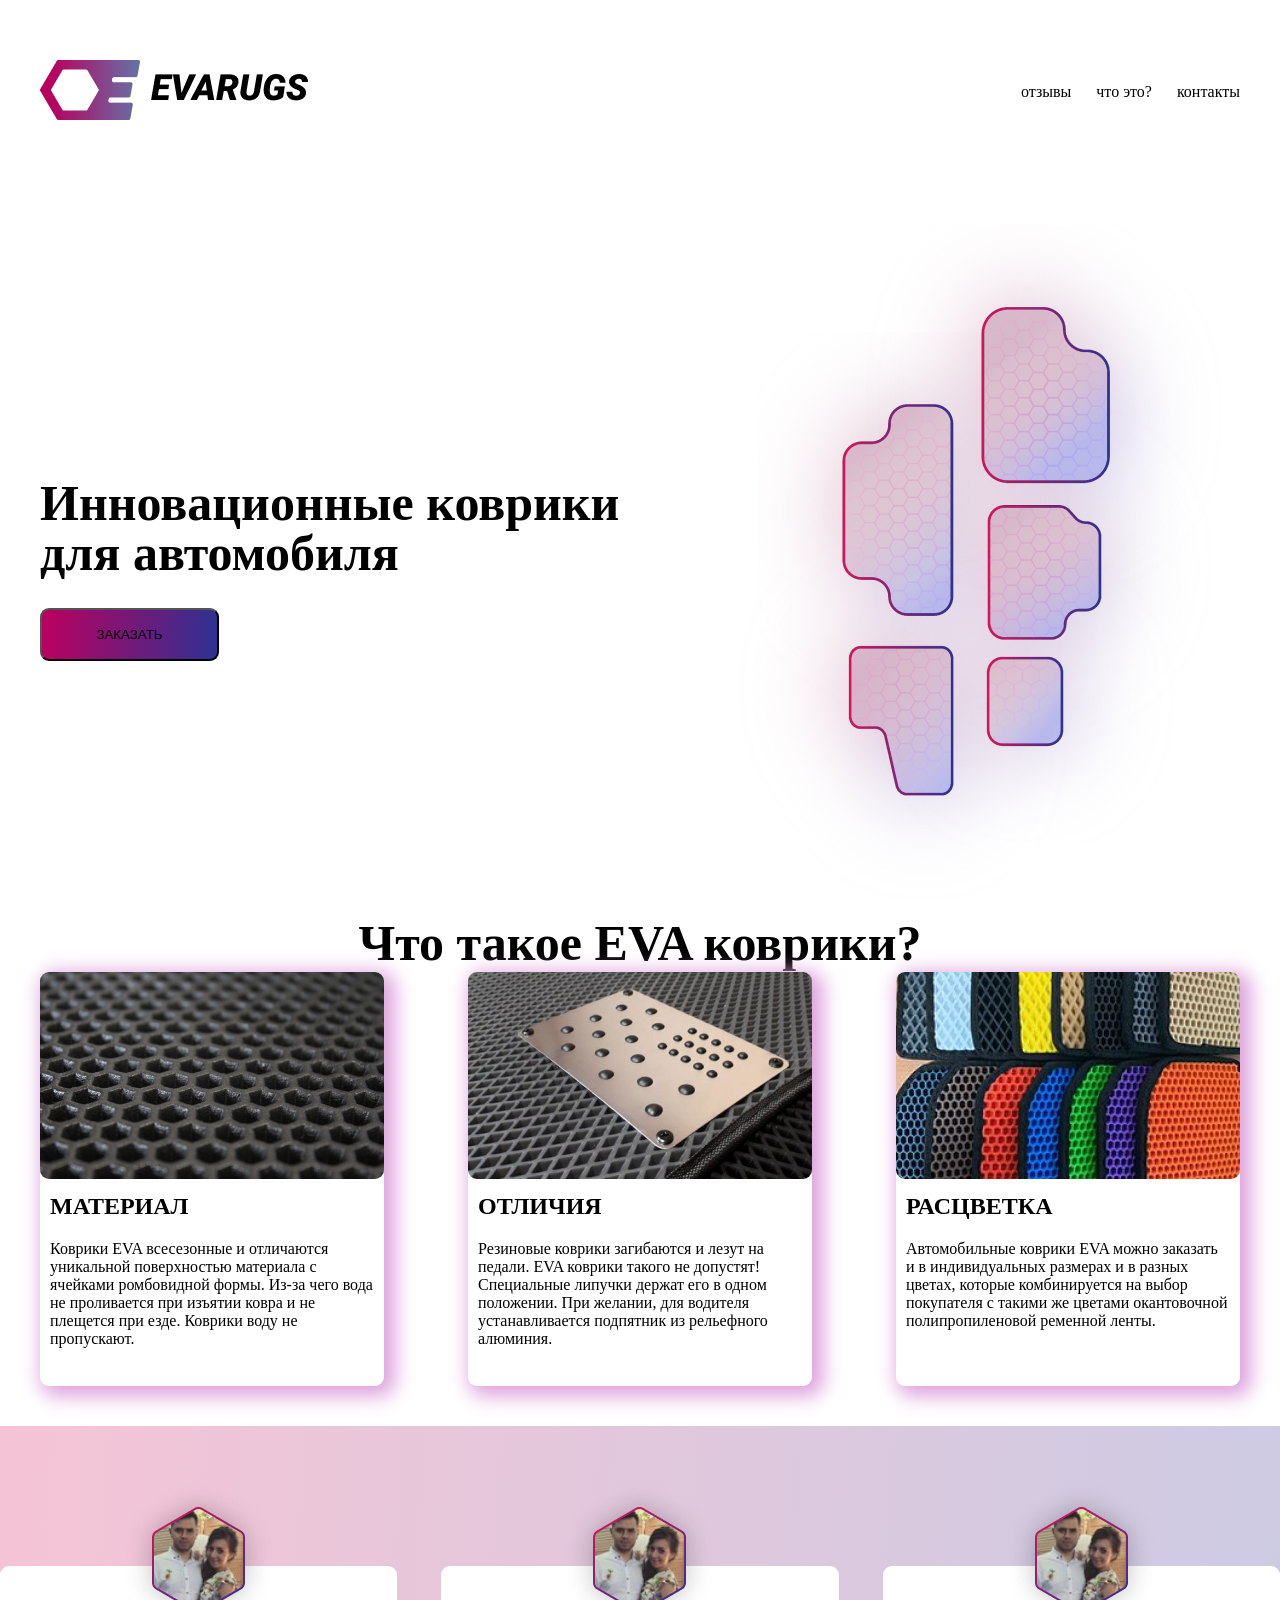
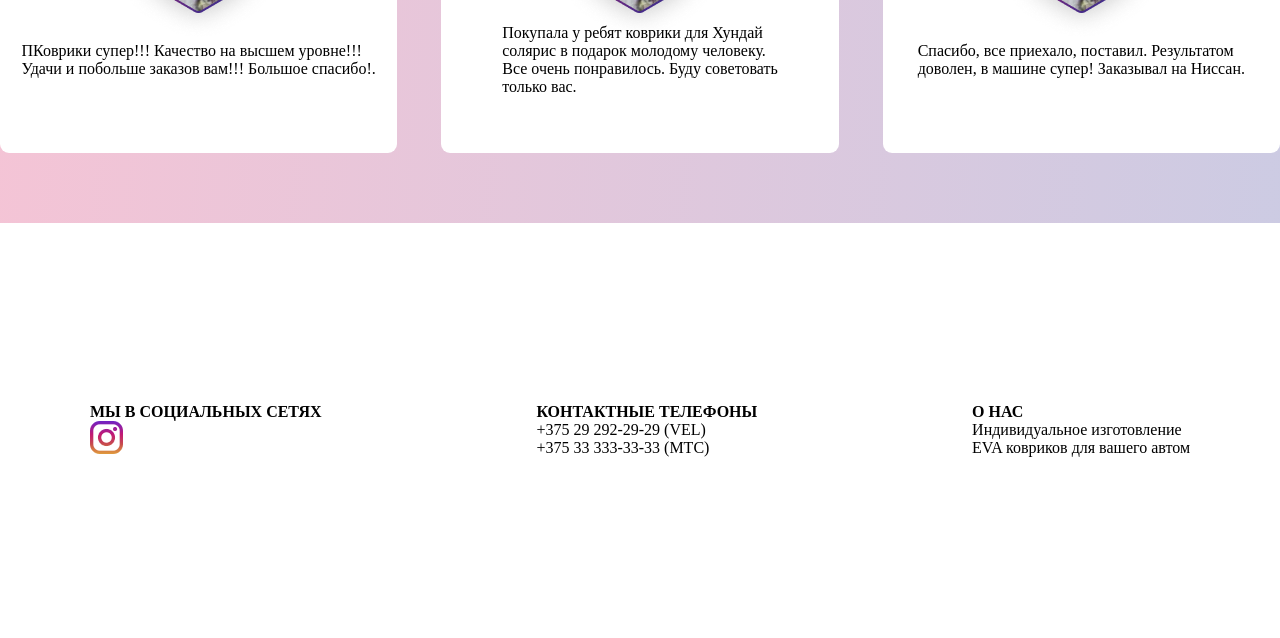
<file: index.html>
<!doctype html>
<html lang="en">
  <head>
    <meta charset="UTF-8" />
    <meta name="viewport" content="width=device-width, initial-scale=1.0" />
    <title>Document</title>
    <link rel="stylesheet" href="./style.css" />
  </head>
  <body>
    <header>
      <div class="header container">
        <div>
          <img src="images/Group 3.png" alt="" />
        </div>
        <div class="lop">
          <nav>
            <ul class="ul">
              <li>
                <a class="a">отзывы</a>
              </li>
              <li>
                <a class="a">что это?</a>
              </li>
              <li>
                <a class="a">контакты</a>
              </li>
            </ul>
          </nav>
        </div>
      </div>
    </header>

    <main>
      <section class="section1">
        <div class="sec1 container">
          <div class="div1">
            <h1>
              Инновационные коврики <br />
              для автомобиля
            </h1>
            <a href="./dishimshaaa.html"> <button>ЗАКАЗАТЬ</button></a>
           
          </div>
          <div>
            <img src="images/коврф 1.png" alt="" />
          </div>
        </div>
      </section>

      <section class="section2">
        <div class="sec2 container">
          <h1>Что такое <span>EVA</span> коврики?</h1>
        </div>
      </section>

      <section class="section3">
        <div class="sec3 container">
          <div class="po">
            <img src="images/lolo.jpg" alt="" />
            <h1 class="kj">МАТЕРИАЛ</h1>
            <p class="kj">
              Коврики EVA всесезонные и отличаются уникальной поверхностью
              материала с ячейками ромбовидной формы. Из-за чего вода не
              проливается при изъятии ковра и не плещется при езде. Коврики воду
              не пропускают.
            </p>
          </div>
          <div class="po">
            <img src="images/logo.jpg" alt="" />
            <h1 class="kj">ОТЛИЧИЯ</h1>
            <p class="kj">
              Резиновые коврики загибаются и лезут на педали. EVA коврики такого
              не допустят! Специальные липучки держат его в одном положении. При
              желании, для водителя устанавливается подпятник из рельефного
              алюминия.
            </p>
          </div>
          <div class="po">
            <img src="images/logo2.jpg" alt="" />
            <h1 class="kj">РАСЦВЕТКА</h1>
            <p class="kj">
              Автомобильные коврики EVA можно заказать и в индивидуальных
              размерах и в разных цветах, которые комбинируется на выбор
              покупателя с такими же цветами окантовочной полипропиленовой
              ременной ленты.
            </p>
          </div>
        </div>
      </section>

      <section class="sec-3">
        <div class="sec3">
          <div class="div11">
            <p>
              ПКоврики супер!!! Качество на высшем уровне!!! <br />
              Удачи и побольше заказов вам!!! Большое спасибо!.
            </p>
            <div class="rmsmd">
              <img src="images/plpl.png" alt="" />
            </div>
          </div>
          <div class="div11">
            <p>
              Покупала у ребят коврики для Хундай <br />
              солярис в подарок молодому человеку. <br />
              Все очень понравилось. Буду советовать <br />
              только вас.
            </p>
            <div class="rmsmd">
              <img src="images/plpl.png" alt="" />
            </div>
          </div>
          <div class="div11">
            <p>
              Спасибо, все приехало, поставил. Результатом <br />
              доволен, в машине супер! Заказывал на Ниссан.
            </p>
            <div class="rmsmd">
              <img src="images/plpl.png" alt="" />
            </div>
          </div>
        </div>
      </section>
    </main>

    <footer>
      <div class="footer container">
        <div class="lp">
          <h4>МЫ В СОЦИАЛЬНЫХ СЕТЯХ</h4>
          <img src="images/instagg.png" alt="" />
        </div>
        <div>
          <h4>КОНТАКТНЫЕ ТЕЛЕФОНЫ</h4>
          <p>+375 29 292-29-29 (VEL)</p>
          <p>+375 33 333-33-33 (МТС)</p>
        </div>
        <div>
          <h4>О НАС</h4>
          <p>Индивидуальное изготовление <br>
            EVA ковриков для вашего автом</p>
        </div>
      </div>
    </footer>
  </body>
</html>
</file>
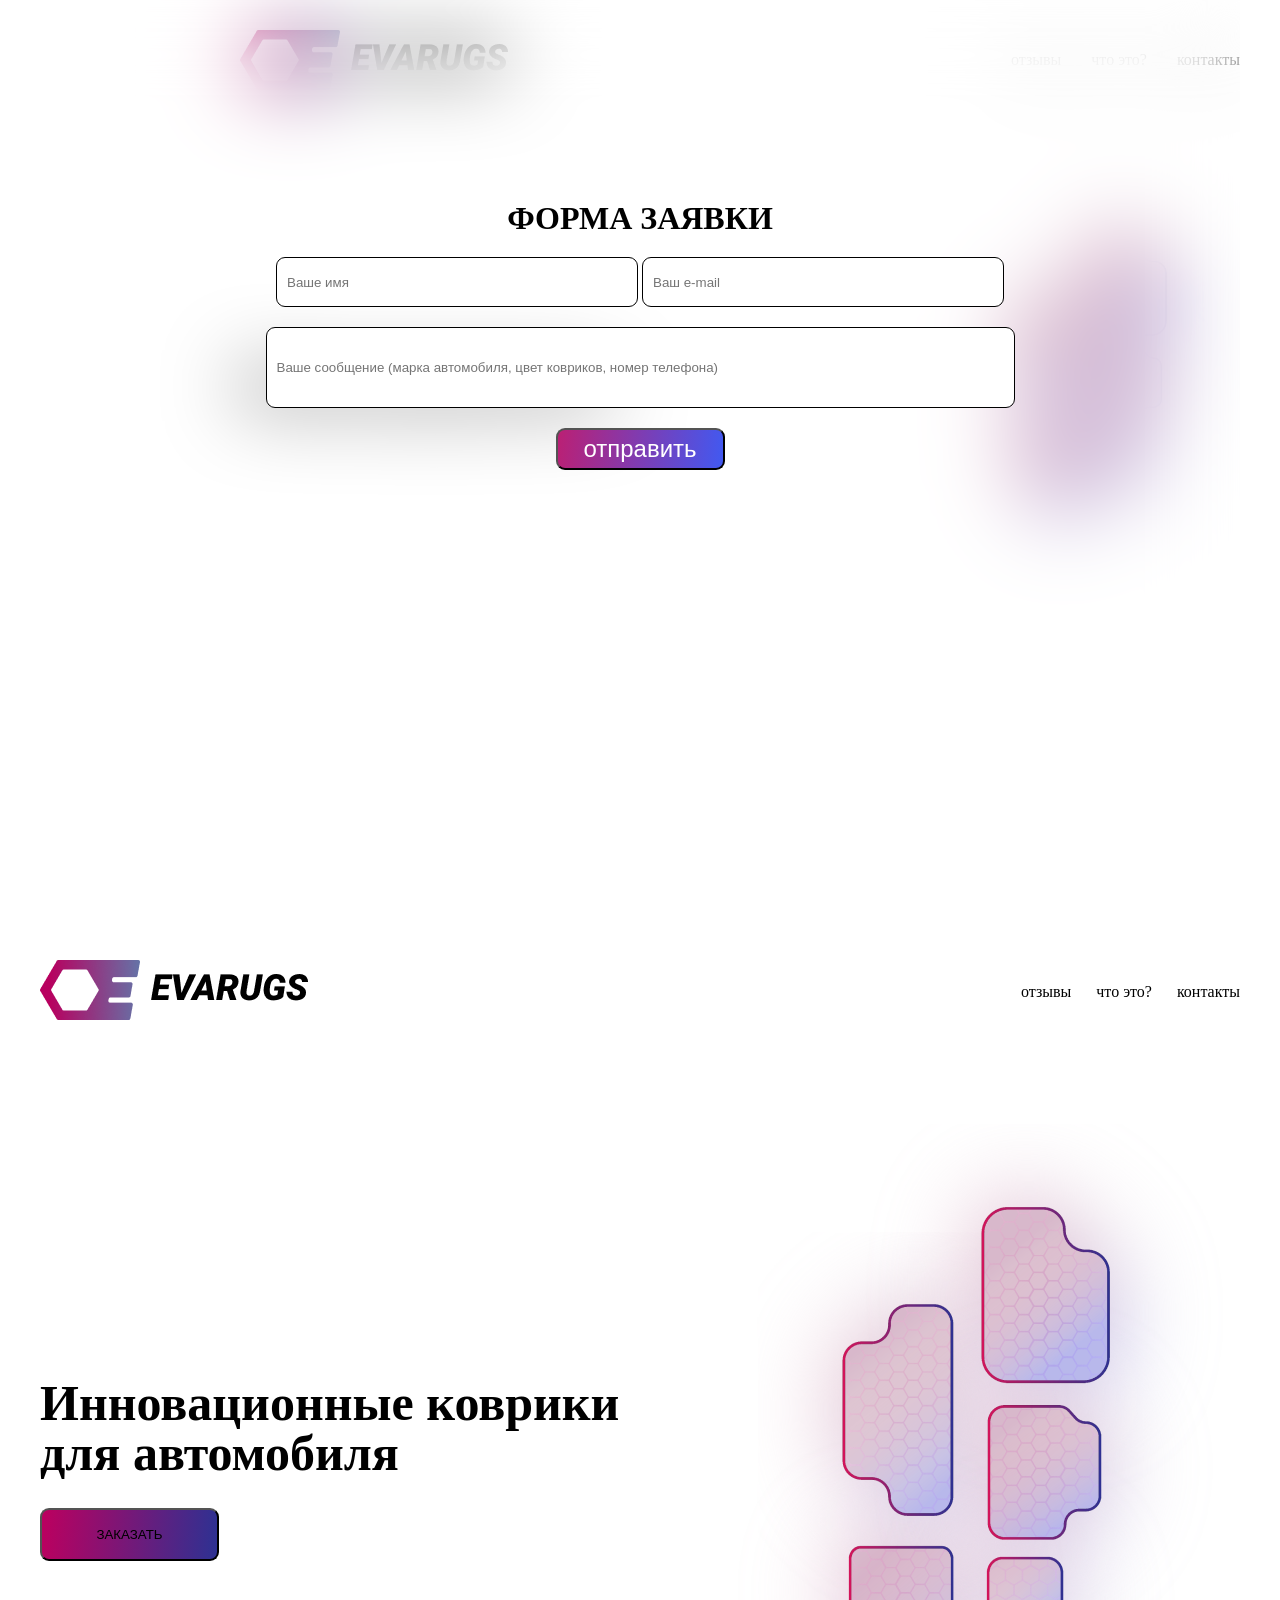
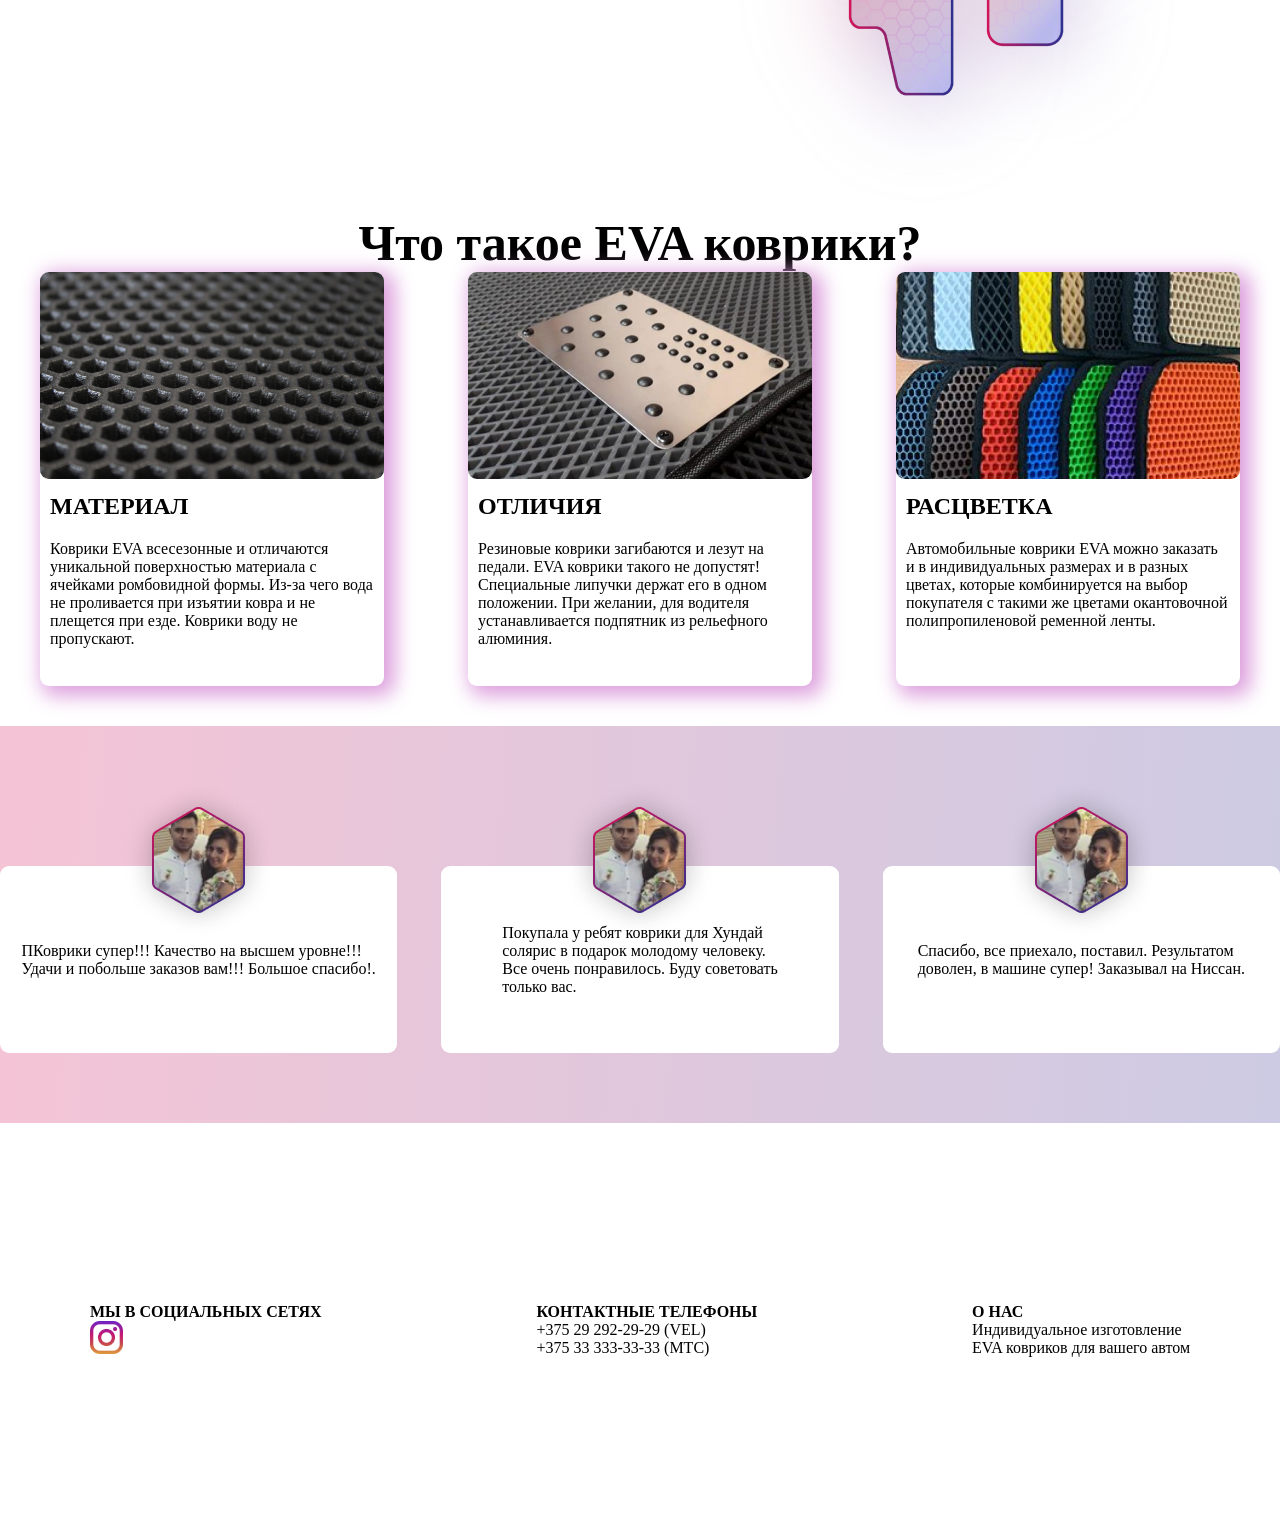
<file: ojidaniyyy.html>
<!DOCTYPE html>
<html lang="en">
<head>
    <meta charset="UTF-8">
    <meta name="viewport" content="width=device-width, initial-scale=1.0">
    <title>Document</title>
    <link rel="stylesheet" href="./style.css">
    

</head>
<body>




 <div class="big container">
        <header>
            <div class="head container">
                <img src="images/Group 3.png" alt="">
                <nav class="navi">
                    <p style="opacity: 0.7;">отзывы</p>
                    <p style="opacity: 0.7;">что это?</p>
                    <p style="opacity: 0.7;">контакты</p>
                </nav>
            </div>
        </header>
        <main>
            <section>
                <div class="sec1 container">
                    <div class="div1">
                        <h1 style="font-size: 50px;">Инновационные  <br></h1>
                    </div>
                    <div class="div2">
                        <img width="300px" src="images/коврф 1.png" alt="">
                    </div>
                </div>
            </section>
            <div class="zakaz">
                <h1 style="text-align: center;">ФОРМА ЗАЯВКИ</h1>
                <form class="from" action="">
                    <input placeholder="Ваше имя" class="in1" type="text">
                    <input placeholder="Ваш e-mail" class="in1" type="text">
                </form>
                <form action="">
                    <input placeholder="Ваше сообщение (марка автомобиля, цвет ковриков, номер телефона)" class="in2"
                        type="text">
                </form>
                <button class="btn2">отправить</button>
            </div>
    </div>
   
      
    </div>











    <header>
      <div class="header container">
        <div>
          <img src="images/Group 3.png" alt="" />
        </div>
        <div class="lop">
          <nav>
            <ul class="ul">
              <li>
                <a class="a">отзывы</a>
              </li>
              <li>
                <a class="a">что это?</a>
              </li>
              <li>
                <a class="a">контакты</a>
              </li>
            </ul>
          </nav>
        </div>
      </div>
    </header>

    <main>
      <section class="section1">
        <div class="sec1 container">
          <div class="div1">
            <h1>
              Инновационные коврики <br />
              для автомобиля
            </h1>
            <button>ЗАКАЗАТЬ</button>
          </div>
          <div>
            <img src="images/коврф 1.png" alt="" />
          </div>
        </div>
      </section>

      <section class="section2">
        <div class="sec2 container">
          <h1>Что такое <span>EVA</span> коврики?</h1>
        </div>
      </section>

      <section class="section3">
        <div class="sec3 container">
          <div class="po">
            <img src="images/lolo.jpg" alt="" />
            <h1 class="kj">МАТЕРИАЛ</h1>
            <p class="kj">
              Коврики EVA всесезонные и отличаются уникальной поверхностью
              материала с ячейками ромбовидной формы. Из-за чего вода не
              проливается при изъятии ковра и не плещется при езде. Коврики воду
              не пропускают.
            </p>
          </div>
          <div class="po">
            <img src="images/logo.jpg" alt="" />
            <h1 class="kj">ОТЛИЧИЯ</h1>
            <p class="kj">
              Резиновые коврики загибаются и лезут на педали. EVA коврики такого
              не допустят! Специальные липучки держат его в одном положении. При
              желании, для водителя устанавливается подпятник из рельефного
              алюминия.
            </p>
          </div>
          <div class="po">
            <img src="images/logo2.jpg" alt="" />
            <h1 class="kj">РАСЦВЕТКА</h1>
            <p class="kj">
              Автомобильные коврики EVA можно заказать и в индивидуальных
              размерах и в разных цветах, которые комбинируется на выбор
              покупателя с такими же цветами окантовочной полипропиленовой
              ременной ленты.
            </p>
          </div>
        </div>
      </section>

      <section class="sec-3">
        <div class="sec3">
          <div class="div11">
            <p>
              ПКоврики супер!!! Качество на высшем уровне!!! <br />
              Удачи и побольше заказов вам!!! Большое спасибо!.
            </p>
            <div class="rmsmd">
              <img src="images/plpl.png" alt="" />
            </div>
          </div>
          <div class="div11">
            <p>
              Покупала у ребят коврики для Хундай <br />
              солярис в подарок молодому человеку. <br />
              Все очень понравилось. Буду советовать <br />
              только вас.
            </p>
            <div class="rmsmd">
              <img src="images/plpl.png" alt="" />
            </div>
          </div>
          <div class="div11">
            <p>
              Спасибо, все приехало, поставил. Результатом <br />
              доволен, в машине супер! Заказывал на Ниссан.
            </p>
            <div class="rmsmd">
              <img src="images/plpl.png" alt="" />
            </div>
          </div>
        </div>
      </section>
    </main>

    <footer>
      <div class="footer container">
        <div class="lp">
          <h4>МЫ В СОЦИАЛЬНЫХ СЕТЯХ</h4>
          <img src="images/instagg.png" alt="" />
        </div>
        <div>
          <h4>КОНТАКТНЫЕ ТЕЛЕФОНЫ</h4>
          <p>+375 29 292-29-29 (VEL)</p>
          <p>+375 33 333-33-33 (МТС)</p>
        </div>
        <div>
          <h4>О НАС</h4>
          <p>Индивидуальное изготовление <br>
            EVA ковриков для вашего автом</p>
        </div>
      </div>
    </footer>


    

      
</body>
</html>
</file>
<file: style.css>
*{
    margin: 0;
    padding: 0;
    box-sizing: border-box;
    text-decoration: none;
    list-style: none;
}

.container{
    margin: 0 auto;
    max-width: 1154px;

}


.header{
    display: flex;
    justify-content: center;
    align-items: center;
    justify-content: space-between;
    padding-top: 30px;
}

nav ul{
    display: flex;
    align-items: center;
    gap: 25px;


}


.sec1{
    display: flex;
    justify-content: center;
    align-items: center;
    
}
.section1 h1{
    font-size: 50px;
    font-weight: 900;


line-height: 100%;
letter-spacing: 0%;

}


.section1 button{
    width: 179px;
    height: 53px;
    background: linear-gradient(95.2deg, #B90160 2.23%, #2E3192 99.51%);
    border-radius: 9px;
}

.div1{
    display: flex;
    flex-direction: column;
   gap: 30px;
} 

.section2 h1{
    font-size: 50px;
    text-align: center;
}

.po{
    width: 344px;
    height: 414px;
    /* background-color: white; */
   
    box-shadow: 6px 5px 20px 5px plum;
    border-radius: 9px;
}

.sec3{
    display: flex;
    justify-content: center;
    gap: 44px;
    margin-top: 70px;
}

.section3 img {
    border-radius: 9px;
}


.kj{
    padding: 10px;
} 


.LO{
    color: plum;
}

.section4{
    background: linear-gradient(94.31deg, rgba(212, 20, 90, 0.25) 0.96%, rgba(46, 49, 146, 0.25) 104.83%);
    

}

.p{
    width: 436px;
    height: 187px;
    border-radius: 9px;
    background-color: #FFFFFF;
   
}



.sec4{
   display: flex;
   justify-content: center;
   align-items: center;
   justify-content: space-between;
   
   margin-top: 90px;
   padding:  98px 0px;
  

}

.section4 p {
    text-align: center;
    padding: 63px 40px;
}









.sec-3{
 background: linear-gradient(94.31deg, rgba(212, 20, 90, 0.25) 0.96%, rgba(46, 49, 146, 0.25) 104.83%);
 padding-top: 70px;
 padding-bottom: 70px;
}
.div11{
    position: relative;
    width: 436px;
    height: 187px;
    background-color: white;
    border-radius: 9px;
    display: flex;
    align-items: center;
    justify-content: center;
}
.rmsmd{
    position: absolute;
    top: -89px;
}
.sec3{
    display: flex;
    justify-content: space-between;
    align-items: center;
}

.sec-3{
    margin-top: 40px;
}



.footer{
    padding: 180px 50px;
    display: flex;
    justify-content: center;
    justify-content: space-between;
}







.container{
    max-width: 1200px;
    margin: 0 auto;
}
header{
 padding-top: 30px;
}
.head{
    display: flex;
    justify-content: space-between;
    align-items: center;
}
.navi{
    display: flex;
    gap: 30px;
}
.sec1{
    display: flex;
    justify-content: space-between;
    padding-top: 100px;
    align-items: center;
        backdrop-filter: blur(100%);
}
.btn{
    width: 179px;
height: 53px;
top: 550px;
left: 122px;
border-radius: 7px;
background: linear-gradient(95.2deg, #B90160 2.23%, #2E3192 99.51%);
color: white;
font-weight: 700;
border: none;
outline: none;
}
.div3{
    display: none;
}
.big{
    position: fixed;    
    padding-left: 200px;
    position: relative;
    width: 100%;
    height: 100vh;
    backdrop-filter: blur(100%);
}

.in1{
    width: 362px;
height: 50px;
top: 388px;
left: 369px;
border-radius: 9px;
border: 1px solid black;
padding-left: 10px;
}
.in2{
    width: 749px;
height: 81px;
top: 456px;
left: 369px;
border-radius: 9px;
border: 1px solid black;
padding-left: 10px;
}
.zakaz{
    display: flex;
    flex-direction: column;
    gap: 20px;
    align-items: center;
    position: absolute;
    left: 0px;
    top: 0px;
    padding-top: 200px;
    width: 100%;
    height: 100vh;
  backdrop-filter: blur(40px)

}
.btn2{
    width: 169px;
height: 42px;
border-radius: 9px;
background: linear-gradient(96.12deg, #D4145A -21.03%, #3D5BF5 103.56%);
color: white;
font-weight: 400;
font-size: 24px;
}
header{
        backdrop-filter: blur(40px);
}

@media (max-width:900px) {
    .zakaz form {
        display: flex;
        flex-direction: column;
        gap: 50px;
    }
    .in1{
        width: 600px;
    }
        .in2{
        width: 600px;
    }
}
@media(max-width:860px) {
        .zakaz form {
        display: flex;
        flex-direction: column;
        gap: 50px;
    }
    .in1{
        width: 400px;
    }
        .in2{
        width: 400px;
    }
    .big{
         width: 100%;
    height: 100vh;
    }
}






@media (max-width:791px) {

.sec2{
    margin-top: 50px;
}
 .section1 img{
    width: 368px;

 }

 main {
    margin: 0 auto;
    width: 681px;
 }




.header ul{
    display: none;
}

 
 .po {
    width: 594px;
    height: 414px;
 }

 .section3 img{
   width: 594px;
   height: 280px;
 }

 .s{
    padding: 90px;
    display: flex;
    justify-content: center;
    align-items: center;
 }

 .header{
    padding: 50px;
 }
 .section3 div{
    display: flex;
    justify-content: center;
    align-items: center;
    flex-direction: column;
   


 }
 
 .sec4 div {
    width: 769px;
    height: 948px;
    flex-direction: column;

 }

     
 .sec3{
   display: flex;
   flex-direction: column;
 }
 
 .sec-3{
    
 }

 .section1 img {
    width: 300px;
    height: 250px;
 }

 
}





@media(max-width:448px){
    .section1 img {
        display: none;
    }

    


    .section2{
        margin-top: 50px;
    }

    .section1 button{
        display: flex;
        justify-content: center;
        align-items: center;
        margin: 0 auto;
        
    }

    .po{
        width: 313px;
        height: 414px;
    }

    .section3 img{
        width: 313px;
        height: 220px;
    }


    .section1 h1{
         text-align: center;
    }

    .a {
        display: flex;
       display: none;
    }

    .div1{
        font-size: 25px;
    }

    .sec3{
   display: flex;
   flex-direction: column;
 }

 .sec-3{
     width: 500px;
     height: 1001px;
     margin: 0 auto;
 }

 .footer{
    flex-direction: column;
    display: flex;
    align-items: center;
    text-align: center;
    row-gap: 40px;
    margin: 0 auto;
    padding: 80px 70px;
 }
    
}
</file>
